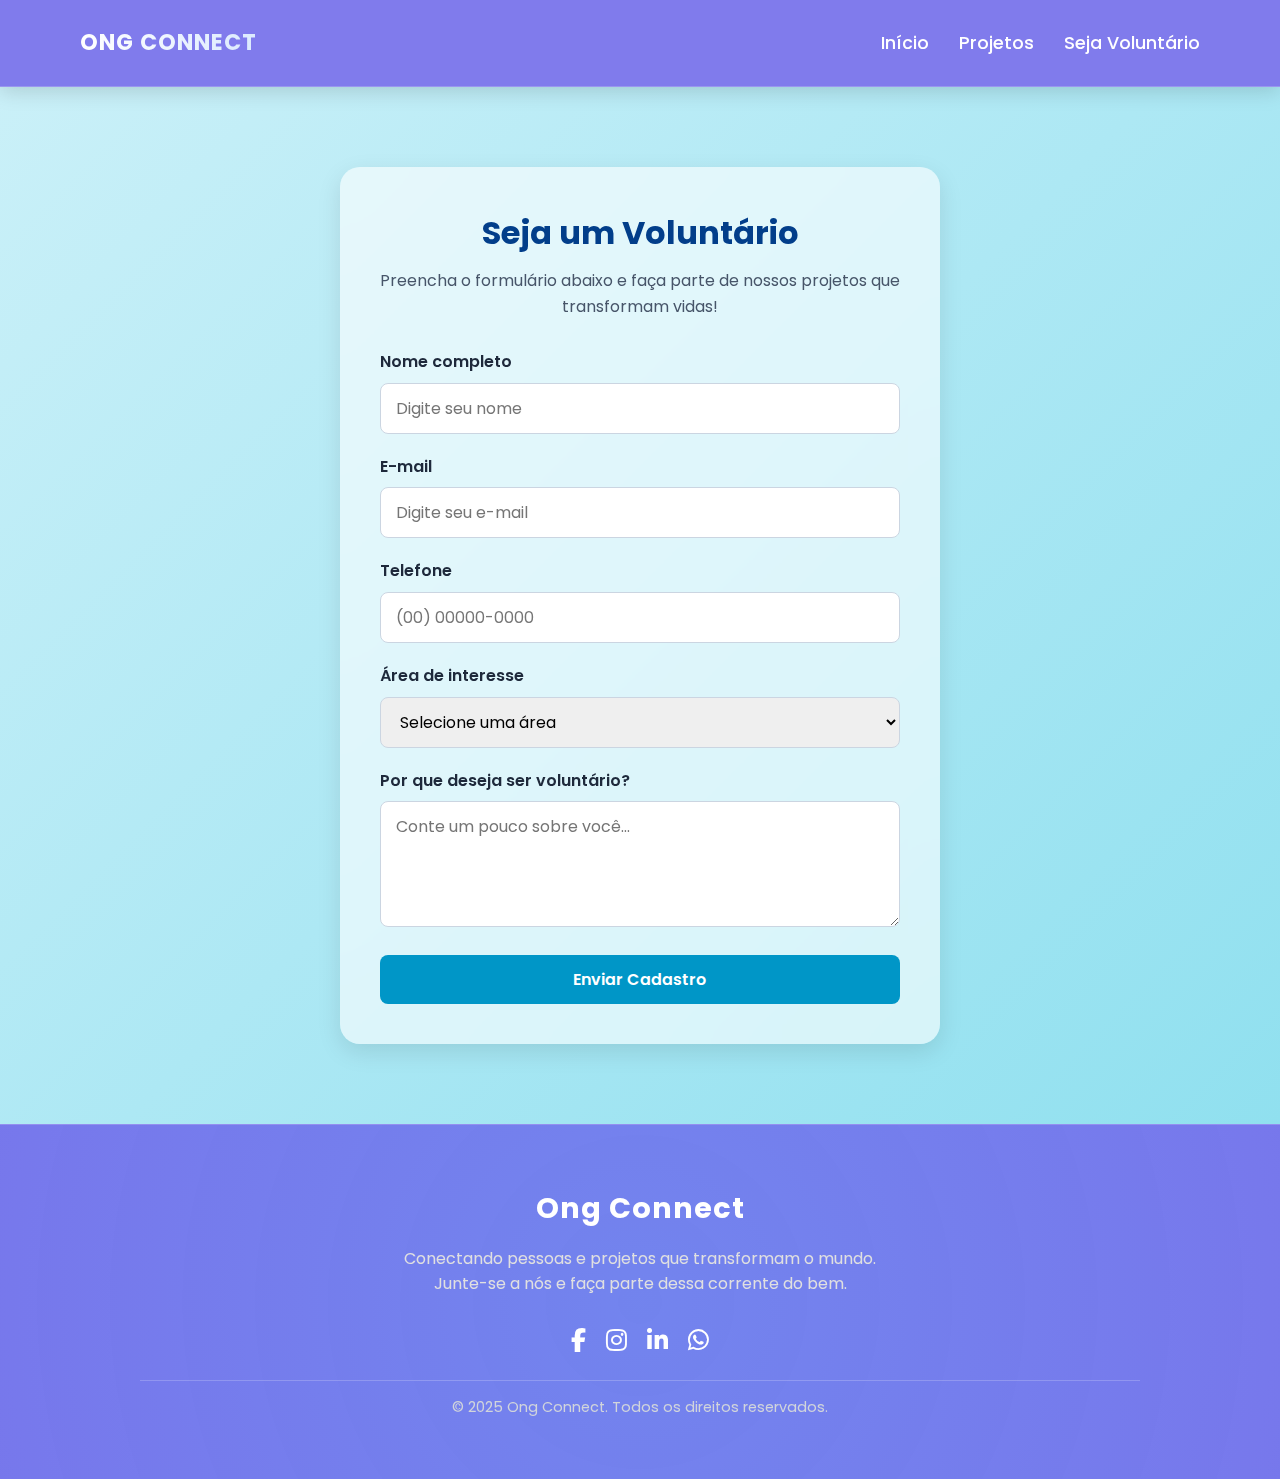
<file: cadastro.html>
<!DOCTYPE html>
<html lang="pt-BR">

<head>
    <meta charset="UTF-8" />
    <meta name="viewport" content="width=device-width, initial-scale=1.0" />
    <title>Cadastro - Ong Connect</title>

    <!-- Estilo principal -->
    <link rel="stylesheet" href="style.css" />

    <!-- Fonte Poppins -->
    <link href="https://fonts.googleapis.com/css2?family=Poppins:wght@400;600&display=swap" rel="stylesheet">

    <!-- Ícones -->
    <link rel="stylesheet" href="https://cdnjs.cloudflare.com/ajax/libs/font-awesome/6.5.0/css/all.min.css">
</head>

<body>

    <!-- Cabeçalho -->
    <header>
        <h1 class="logo">Ong Connect</h1>

        <button class="menu-toggle" aria-label="Abrir menu">
            <i class="fas fa-bars"></i>
        </button>

        <nav>
            <ul class="menu">
                <li><a href="index.html">Início</a></li>
                <li><a href="projetos.html">Projetos</a></li>
                <li><a href="cadastro.html">Seja Voluntário</a></li>
            </ul>
        </nav>
    </header>


    <!-- Seção de cadastro -->
    <main class="pagina-cadastro">
        <div class="form-container">
            <h2>Seja um Voluntário</h2>
            <p>Preencha o formulário abaixo e faça parte de nossos projetos que transformam vidas!</p>

            <form id="formCadastro">
                <div class="campo">
                    <label for="nome">Nome completo</label>
                    <input type="text" id="nome" name="nome" placeholder="Digite seu nome" required>
                </div>

                <div class="campo">
                    <label for="email">E-mail</label>
                    <input type="email" id="email" name="email" placeholder="Digite seu e-mail" required>
                </div>

                <div class="campo">
                    <label for="telefone">Telefone</label>
                    <input type="tel" id="telefone" name="telefone" placeholder="(00) 00000-0000" required>
                </div>

                <div class="campo">
                    <label for="area">Área de interesse</label>
                    <select id="area" name="area" required>
                        <option value="">Selecione uma área</option>
                        <option value="educacao">Educação</option>
                        <option value="meioambiente">Meio Ambiente</option>
                        <option value="assistencia">Ação Social</option>
                        <option value="animais">Cuidado com Animais</option>
                        <option value="saude">Saúde</option>
                    </select>
                </div>

                <div class="campo">
                    <label for="mensagem">Por que deseja ser voluntário?</label>
                    <textarea id="mensagem" name="mensagem" rows="4" placeholder="Conte um pouco sobre você..."
                        required></textarea>
                </div>

                <button type="submit" class="btn-primario">Enviar Cadastro</button>
            </form>
        </div>
    </main>

    <!-- Rodapé -->
    <footer>
        <div class="conteudo-footer">
            <h3>Ong Connect</h3>
            <p>Conectando pessoas e projetos que transformam o mundo.<br> Junte-se a nós e faça parte dessa corrente do
                bem.</p>
            <div class="redes">
                <a href="#"><i class="fab fa-facebook-f"></i></a>
                <a href="#"><i class="fab fa-instagram"></i></a>
                <a href="#"><i class="fab fa-linkedin-in"></i></a>
                <a href="#"><i class="fab fa-whatsapp"></i></a>
            </div>
            <div class="copy">
                &copy; 2025 Ong Connect. Todos os direitos reservados.
            </div>
        </div>
    </footer>

    <!-- Script -->
    <script>
        document.getElementById('formCadastro').addEventListener('submit', function (event) {
            event.preventDefault();
            alert('Cadastro enviado com sucesso! Obrigado por se voluntariar 💙');
            this.reset();
        });
    </script>

    <!-- Script que salva os dados no localStorage -->
    <script>
        document.getElementById('formCadastro').addEventListener('submit', function (event) {
            event.preventDefault();

            const voluntario = {
                nome: document.getElementById('nome').value,
                email: document.getElementById('email').value,
                telefone: document.getElementById('telefone').value,
                area: document.getElementById('area').value,
                mensagem: document.getElementById('mensagem').value,
            };

            // salva no armazenamento local do navegador
            let lista = JSON.parse(localStorage.getItem('voluntarios')) || [];
            lista.push(voluntario);
            localStorage.setItem('voluntarios', JSON.stringify(lista));

            alert('Cadastro gravado com sucesso! 💙');
            this.reset();
        });
    </script>
    
    <!-- Arquivo JS -->
    <script src="index.js"></script>

</body>

</html>
</file>
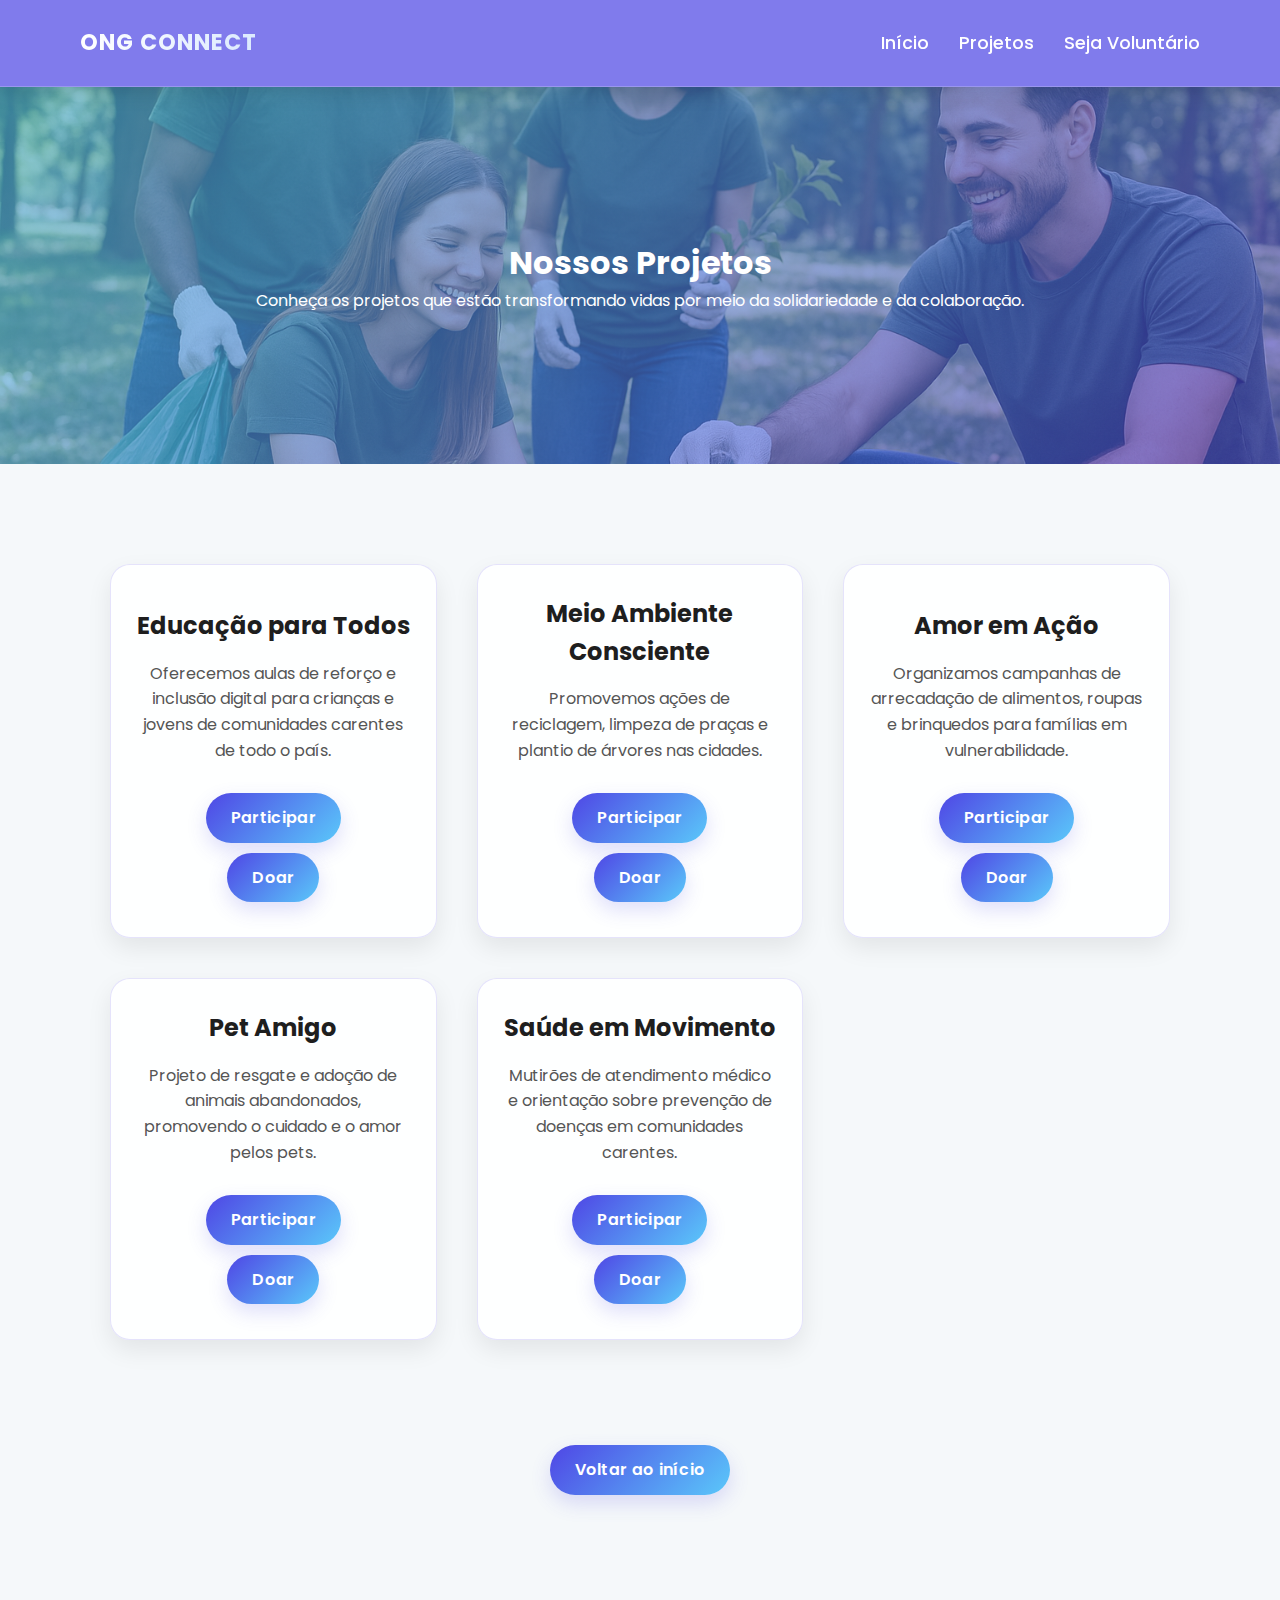
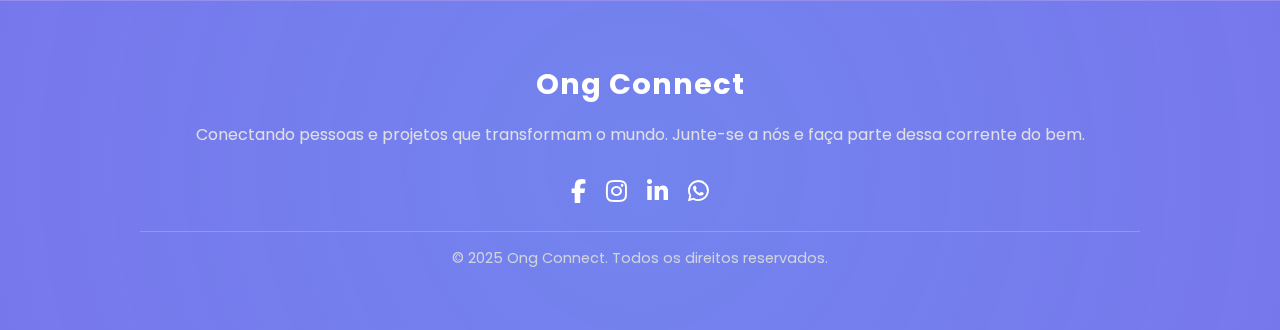
<file: projetos.html>
<!DOCTYPE html>
<html lang="pt-BR">

<head>
    <meta charset="UTF-8" />
    <meta name="viewport" content="width=device-width, initial-scale=1.0" />
    <title>Projetos - Ong Connect</title>

    <!-- Estilo principal -->
    <link rel="stylesheet" href="style.css" />

    <!-- Fonte Poppins -->
    <link href="https://fonts.googleapis.com/css2?family=Poppins:wght@400;600&display=swap" rel="stylesheet">

    <!-- Ícones -->
    <link rel="stylesheet" href="https://cdnjs.cloudflare.com/ajax/libs/font-awesome/6.5.0/css/all.min.css">
</head>

<body>

    <!-- Cabeçalho -->
    <header>
        <h1 class="logo">Ong Connect</h1>

        <button class="menu-toggle" aria-label="Abrir menu">
            <i class="fas fa-bars"></i>
        </button>


        <nav>
            <ul class="menu">
                <li><a href="index.html">Início</a></li>
                <li><a href="projetos.html" class="ativo">Projetos</a></li>
                <li><a href="cadastro.html">Seja Voluntário</a></li>
            </ul>
        </nav>
    </header>

    <!-- Conteúdo principal -->
    <main>
        <section class="sobre-projetos">
            <h1 class="titulo-pagina">Nossos Projetos</h1>
            <p class="descricao-pagina">
                Conheça os projetos que estão transformando vidas por meio da solidariedade e da colaboração.
            </p>
        </section>

        <section class="pagina-projetos">
            <div class="cards">
                <div class="card-projetos">
                    <h3>Educação para Todos</h3>
                    <p>Oferecemos aulas de reforço e inclusão digital para crianças e jovens de comunidades carentes de
                        todo o país.</p>
                    <a href='#' class="botao" onclick="participar(this)">Participar</a>
                    <a href='#' class="botao" onclick="doar(this)">Doar</a>
                </div>

                <div class="card-projetos">
                    <h3>Meio Ambiente Consciente</h3>
                    <p>Promovemos ações de reciclagem, limpeza de praças e plantio de árvores nas
                        cidades.</p>
                    <a href='#' class="botao" onclick="participar(this)">Participar</a>
                    <a href='#' class="botao" onclick="doar(this)">Doar</a>
                </div>

                <div class="card-projetos">
                    <h3>Amor em Ação</h3>
                    <p>Organizamos campanhas de arrecadação de alimentos, roupas e brinquedos para famílias em
                        vulnerabilidade.</p>
                    <a href='#' class="botao" onclick="participar(this)">Participar</a>
                    <a href='#' class="botao" onclick="doar(this)">Doar</a>
                </div>

                <div class="card-projetos">
                    <h3>Pet Amigo</h3>
                    <p>Projeto de resgate e adoção de animais abandonados, promovendo o cuidado e o amor
                         pelos pets.</p>
                    <a href='#' class="botao" onclick="participar(this)">Participar</a>
                    <a href='#' class="botao" onclick="doar(this)">Doar</a>
                </div>

                <div class="card-projetos">
                    <h3>Saúde em Movimento</h3>
                    <p>Mutirões de atendimento médico e orientação sobre prevenção de doenças em
                         comunidades carentes.</p>
                    <a href='#' class="botao" onclick="participar(this)">Participar</a>
                    <a href='#' class="botao" onclick="doar(this)">Doar</a>
                </div>
            </div>
        </section>

        <section class="pagina-projetos">
            <div class="ver-todos">
                <a href="index.html" class="botao">Voltar ao início</a>
            </div>
        </section>
    </main>

    <!-- Rodapé -->
    <footer>
        <div class="conteudo-footer">
            <h3>Ong Connect</h3>
            <p>Conectando pessoas e projetos que transformam o mundo.
                Junte-se a nós e faça parte dessa corrente do bem.</p>
            <div class="redes">
                <a href="#"><i class="fab fa-facebook-f"></i></a>
                <a href="#"><i class="fab fa-instagram"></i></a>
                <a href="#"><i class="fab fa-linkedin-in"></i></a>
                <a href="#"><i class="fab fa-whatsapp"></i></a>
            </div>
            <div class="copy">
                &copy; 2025 Ong Connect. Todos os direitos reservados.
            </div>
        </div>
    </footer>

    <script src="index.js"></script>

</body>

</html>
</file>
<file: style.css>
/* ======== CONFIGURAÇÕES GERAIS ======== */
* {
    margin: 0;
    padding: 0;
    box-sizing: border-box;
    font-family: "Poppins", sans-serif;
}

body {
    background-color: #f5f8fa;
    /* fundo levemente cinza */
    color: #333;
    line-height: 1.6;
}



/* ======== CABEÇALHO COM EFEITO VIDRO ======== */
header {
    background: rgba(79, 70, 229, 0.7);
    /* tom azul translúcido */
    backdrop-filter: blur(12px);
    /* efeito vidro fosco */
    -webkit-backdrop-filter: blur(12px);
    /* compatibilidade Safari */
    border-bottom: 1px solid rgba(255, 255, 255, 0.2);
    color: #fff;
    display: flex;
    justify-content: space-between;
    align-items: center;
    padding: 25px 80px;
    flex-wrap: wrap;
    box-shadow: 0 4px 20px rgba(0, 0, 0, 0.15);
    position: sticky;
    top: 0;
    z-index: 100;
    transition: all 0.4s ease;
}

/* ======== EFEITO AO ROLAR A PÁGINA ======== */
header.scrolled {
    background: rgba(79, 70, 229, 0.95);
    /* mais sólido */
    backdrop-filter: blur(20px);
    box-shadow: 0 4px 30px rgba(0, 0, 0, 0.25);
    transition: all 0.4s ease;
}

/* Logo / título */
header h1 {
    font-size: 1.8rem;
    font-weight: 700;
    letter-spacing: 1px;
    text-transform: uppercase;
    background: linear-gradient(90deg, #ffffff, #dbeafe);
    -webkit-background-clip: text;
    -webkit-text-fill-color: transparent;
    cursor: default;
}

/* Logo menor no mobile */
.logo {
    font-size: 1.4rem;
}


/* Menu */
nav ul {
    list-style: none;
    display: flex;
    gap: 30px;
    margin: 0;
    padding: 0;
}

nav a {
    color: #fff;
    text-decoration: none;
    font-weight: 500;
    font-size: 1.1rem;
    position: relative;
    transition: all 0.3s ease;
}

/* Botão do menu */
.menu-toggle {
    display: none;
    /* só aparece no mobile */
    background: none;
    border: none;
    font-size: 1.8rem;
    color: #fff;
    cursor: pointer;
}

/* Menu escondido por padrão no mobile */
nav ul.menu {
    display: flex;
    gap: 30px;
}

/* Linha branca animada abaixo dos links */
nav a::after {
    content: "";
    position: absolute;
    bottom: -6px;
    left: 0;
    width: 0;
    height: 2px;
    background: #fff;
    transition: width 0.3s ease;
}

nav a:hover::after {
    width: 100%;
}

/* ==== SEÇÃO SOBRE NÓS ==== */
.sobre {
    padding: 200px 10%;
    background: linear-gradient(135deg, rgba(90, 200, 250, 0.6), rgba(79, 70, 229, 0.6)),
        url(imagens/connect.png) no-repeat center/cover;
    color: #fff;
    text-align: center;
    border-radius: 0 0 40px 40px;
    position: relative;
    overflow: hidden;
    transition: all 0.5s ease;
}

/* Efeito sutil de brilho no fundo */
.sobre::before {
    content: "";
    position: absolute;
    top: -50%;
    left: -50%;
    width: 200%;
    height: 200%;
    background: radial-gradient(circle at center, rgba(255, 255, 255, 0.15), transparent 70%);
    animation: pulse 8s infinite;
    z-index: 0;
}

/* Animação suave no fundo */
@keyframes pulse {
    0% {
        transform: scale(1);
        opacity: 0.7;
    }

    50% {
        transform: scale(1.2);
        opacity: 1;
    }

    100% {
        transform: scale(1);
        opacity: 0.7;
    }
}

/* Texto acima do efeito de fundo */
.sobre h2,
.sobre p {
    position: relative;
    z-index: 1;
}

.sobre h2 {
    font-size: 3rem;
    font-weight: 700;
    margin-bottom: 30px;
    letter-spacing: 2px;
    text-transform: uppercase;
}

.sobre p {
    font-size: 1.3rem;
    line-height: 1.8;
    max-width: 900px;
    margin: 0 auto;
}

/* ======== SEÇÃO PROJETOS EM DESTAQUE ======== */
.projetos-destaque {
    padding: 120px 10%;
    background: #f8fafc;
    text-align: center;
    color: #333;
}

.projetos-destaque h2 {
    font-size: 2.5rem;
    font-weight: 700;
    color: #4f46e5;
    margin-bottom: 60px;
    text-transform: uppercase;
    letter-spacing: 2px;
}

/* ======== GRID DE CARDS ======== */
.cards {
    display: grid;
    grid-template-columns: repeat(auto-fit, minmax(280px, 1fr));
    gap: 40px;
    align-items: stretch;
}

/* ======== CARD INDIVIDUAL ======== */
.card {
    display: flex;
    flex-direction: column;
    justify-content: space-between;
    align-items: center;
    background: rgba(255, 255, 255, 0.9);
    border-radius: 20px;
    padding: 30px 25px;
    box-shadow: 0 10px 25px rgba(0, 0, 0, 0.08);
    border: 1px solid rgba(79, 70, 229, 0.15);
    transition: all 0.4s ease;
    position: relative;
    overflow: hidden;

}

/* Efeito de brilho no hover */
.card::before {
    content: "";
    position: absolute;
    top: -50%;
    left: -50%;
    width: 200%;
    height: 200%;
    background: radial-gradient(circle, rgba(90, 200, 250, 0.15), transparent 70%);
    transition: opacity 0.5s ease;
    opacity: 0;
    pointer-events: none;
    display: flex;
    flex-direction: column;
    justify-content: space-between;
}

.card:hover::before {
    opacity: 1;
}

.card:hover {
    transform: translateY(-10px);
    box-shadow: 0 15px 30px rgba(79, 70, 229, 0.2);
}

/* ======== CONTEÚDO DO CARD ======== */
.card h3 {
    color: #1e1e1e;
    font-size: 1.5rem;
    margin-bottom: 15px;
}

.card p {
    font-size: 1rem;
    color: #555;
    line-height: 1.6;
    margin-bottom: 25px;
}


/* ======== BOTÃO "VER TODOS"  ======== */
.ver-todos {
    margin-top: 40px;
    text-align: center;
}

/* botão principal estilo "pill" com degradê */
.botao {
    display: inline-block;
    background: linear-gradient(135deg, #4f46e5, #5ac8fa);
    color: #ffffff;
    text-decoration: none;
    padding: 12px 25px;
    border-radius: 999px;
    /* formato de pill */
    transition: transform 0.25s ease, box-shadow 0.25s ease, opacity 0.25s ease;
    box-shadow: 0 8px 20px rgba(79, 70, 229, 0.18);
    font-weight: 600;
    letter-spacing: 0.3px;
    margin: 5px 5px;

}

.botao a {
    display: flex;
}

/* hover: brilho + leve crescimento */
.botao:hover {
    transform: translateY(-4px) scale(1.02);
    box-shadow: 0 12px 30px rgba(79, 70, 229, 0.28);
    opacity: 0.98;
}

/* foco visível para acessibilidade (teclado) */
.botao:focus {
    outline: 3px solid rgba(90, 200, 250, 0.28);
    outline-offset: 4px;
    box-shadow: 0 12px 30px rgba(79, 70, 229, 0.28);
}

/* efeito ativo (quando clicar) */
.botao:active {
    transform: translateY(-2px) scale(0.995);
    box-shadow: 0 8px 18px rgba(79, 70, 229, 0.20);
}

/* responsividade: ajustar padding em telas pequenas */
@media (max-width: 480px) {
    .botao {
        padding: 20px 15px;
        font-size: 0.95rem;
    }
}


/* ======== RESPONSIVIDADE ======== */
@media (max-width: 768px) {
    header {
        flex-direction: column;
        align-items: center;
        padding: 20px 40px;
    }

    nav ul {
        flex-direction: column;
        gap: 15px;
        margin-top: 15px;
    }

    nav a {
        font-size: 1rem;
    }

    .projetos-destaque {
        padding: 80px 8%;
    }

    .projetos-destaque h2 {
        font-size: 2rem;
    }

    .card {
        padding: 30px 20px;
    }
}

@media (max-width: 600px) {
    footer {
        padding: 40px 15px;
    }

    footer h3 {
        font-size: 1.4rem;
    }

    footer p {
        font-size: 0.95rem;
    }

    footer .redes a {
        font-size: 1.3rem;
    }

    .botao {
        padding: 10px 20px;
        font-size: 0.95rem;
    }
}

/* Responsividade mobile */
@media (max-width: 768px) {
    header {
        padding: 15px 20px;
    }

    nav ul.menu {
        display: none;
        /* escondido */
        flex-direction: column;
        gap: 15px;
        margin-top: 10px;
        background: rgba(79, 70, 229, 0.95);
        padding: 15px;
        border-radius: 10px;
        position: absolute;
        top: 60px;
        right: 20px;
        width: 200px;
    }

    nav ul.menu.show {
        display: flex;
        /* quando o botão for clicado */
    }

    .menu-toggle {
        display: block;
        /* aparece no mobile */
    }

    header h1 {
        font-size: 1.4rem;
        /* menor no mobile */
    }
}

/* ======== RODAPÉ MODERNO ======== */
footer {
    background: rgba(79, 70, 229, 0.75);
    backdrop-filter: blur(12px);
    -webkit-backdrop-filter: blur(12px);
    color: #fff;
    text-align: center;
    padding: 60px 20px;
    border-top: 1px solid rgba(255, 255, 255, 0.2);
    position: relative;
    overflow: hidden;
}

/* Efeito de brilho suave no fundo */
footer::before {
    content: "";
    position: absolute;
    top: -50%;
    left: -50%;
    width: 200%;
    height: 200%;
    background: radial-gradient(circle at center, rgba(90, 200, 250, 0.2), transparent 70%);
    animation: pulseFooter 10s infinite;
    z-index: 0;
}

@keyframes pulseFooter {
    0% {
        transform: scale(1);
        opacity: 0.6;
    }

    50% {
        transform: scale(1.2);
        opacity: 1;
    }

    100% {
        transform: scale(1);
        opacity: 0.6;
    }
}

/* Conteúdo acima do fundo */
footer .conteudo-footer {
    position: relative;
    z-index: 1;
    max-width: 1000px;
    margin: 0 auto;
}

/* Título ou nome da ONG */
footer h3 {
    font-size: 1.8rem;
    margin-bottom: 15px;
    letter-spacing: 1px;
}

/* Texto do rodapé */
footer p {
    font-size: 1rem;
    color: #e0e0e0;
    margin-bottom: 25px;
    line-height: 1.6;
}

/* ======== ÍCONES SOCIAIS ======== */
footer .redes {
    display: flex;
    justify-content: center;
    gap: 20px;
    margin-bottom: 20px;
}

footer .redes a {
    color: #fff;
    font-size: 1.5rem;
    transition: all 0.3s ease;
}

footer .redes a:hover {
    color: #5ac8fa;
    transform: translateY(-4px);
}

/* Linha final */
footer .copy {
    font-size: 0.9rem;
    color: #d1d5db;
    border-top: 1px solid rgba(255, 255, 255, 0.2);
    padding-top: 15px;
    margin-top: 20px;
}


/* ======== PÁGINA DE CADASTRO ======== */
.pagina-cadastro {
    min-height: 90vh;
    display: flex;
    justify-content: center;
    align-items: center;
    background: linear-gradient(135deg, #caf0f8, #ade8f4, #90e0ef);
    padding: 80px 20px;
}

.form-container {
    background: rgba(255, 255, 255, 0.6);
    backdrop-filter: blur(12px);
    border-radius: 20px;
    padding: 40px;
    max-width: 600px;
    width: 100%;
    box-shadow: 0 8px 25px rgba(0, 0, 0, 0.1);
    text-align: center;
    animation: fadeInUp 0.8s ease;
}

.form-container h2 {
    color: #023e8a;
    font-size: 2rem;
    margin-bottom: 10px;
}

.form-container p {
    color: #475569;
    margin-bottom: 30px;
}

.campo {
    text-align: left;
    margin-bottom: 20px;
}

.campo label {
    display: block;
    font-weight: 600;
    margin-bottom: 8px;
    color: #1e293b;
}

.campo input,
.campo select,
.campo textarea {
    width: 100%;
    padding: 12px 15px;
    border: 1px solid #cbd5e1;
    border-radius: 8px;
    font-size: 1rem;
    font-family: 'Poppins', sans-serif;
    transition: 0.3s;
}

.campo input:focus,
.campo select:focus,
.campo textarea:focus {
    border-color: #0096c7;
    box-shadow: 0 0 5px rgba(0, 150, 199, 0.3);
    outline: none;
}

.btn-primario {
    width: 100%;
    background-color: #0096c7;
    color: white;
    border: none;
    padding: 12px;
    border-radius: 8px;
    font-size: 1rem;
    font-weight: 600;
    cursor: pointer;
    transition: 0.3s;
}

.btn-primario:hover {
    background-color: #0077b6;
}

/* Animação */
@keyframes fadeInUp {
    from {
        opacity: 0;
        transform: translateY(40px);
    }

    to {
        opacity: 1;
        transform: translateY(0);
    }
}

/* ======== PÁGINA PROJETOS ======== */

.sobre-projetos {
    padding: 150px 0%;
    /* espaçamento alto e confortável */
    background: linear-gradient(135deg, rgba(90, 200, 250, 0.6), rgba(79, 70, 229, 0.6)),
        /* degrade azul moderno */
        url(imagens/projetos.png) no-repeat center/cover;
    /* imagem de fundo */
    color: #fff;
    /* texto branco para contraste */
    text-align: center;
    /* centraliza tudo */
    position: relative;
    overflow: hidden;
    transition: all 0.5s ease;
}

.pagina-projetos {
    max-width: 1100px;
    margin: 100px auto;
    text-align: center;
    color: #1e293b;
    padding: 0 20px;

}

.pagina-projetos .titulo-pagina {
    font-size: 2.2rem;
    margin-bottom: 15px;
    color: #1e3a8a;
}

.pagina-projetos .descricao-pagina {
    font-size: 1.1rem;
    color: #475569;
    margin-bottom: 50px;
}

/* ======== ESTILO DOS CARDS ======== */

.card-projetos {

    display: flex;
    flex-direction: column;
    justify-content: flex-end;
    align-items: center;
    background: rgba(255, 255, 255, 0.9);
    border-radius: 20px;
    padding: 30px 25px;
    box-shadow: 0 10px 25px rgba(0, 0, 0, 0.08);
    border: 1px solid rgba(79, 70, 229, 0.15);
    transition: all 0.4s ease;
    position: relative;
    overflow: hidden;

}

.card-projetos::before {
    content: "";
    position: absolute;
    top: -50%;
    left: -50%;
    width: 200%;
    height: 200%;
    background: radial-gradient(circle, rgba(90, 200, 250, 0.15), transparent 70%);
    transition: opacity 0.5s ease;
    opacity: 0;
    pointer-events: none;
    display: flex;
    flex-direction: column;
    justify-content: space-between;
}

.card-projetos:hover::before {
    opacity: 1;
}

.card-proejtos:hover {
    transform: translateY(-10px);
    box-shadow: 0 15px 30px rgba(79, 70, 229, 0.2);
}

.card-projetos h3 {
    color: #1e1e1e;
    font-size: 1.5rem;
    margin-bottom: 15px;
}

.card-projetos p {
    font-size: 1rem;
    color: #555;
    line-height: 1.6;
    margin-bottom: 25px;
}
</file>
